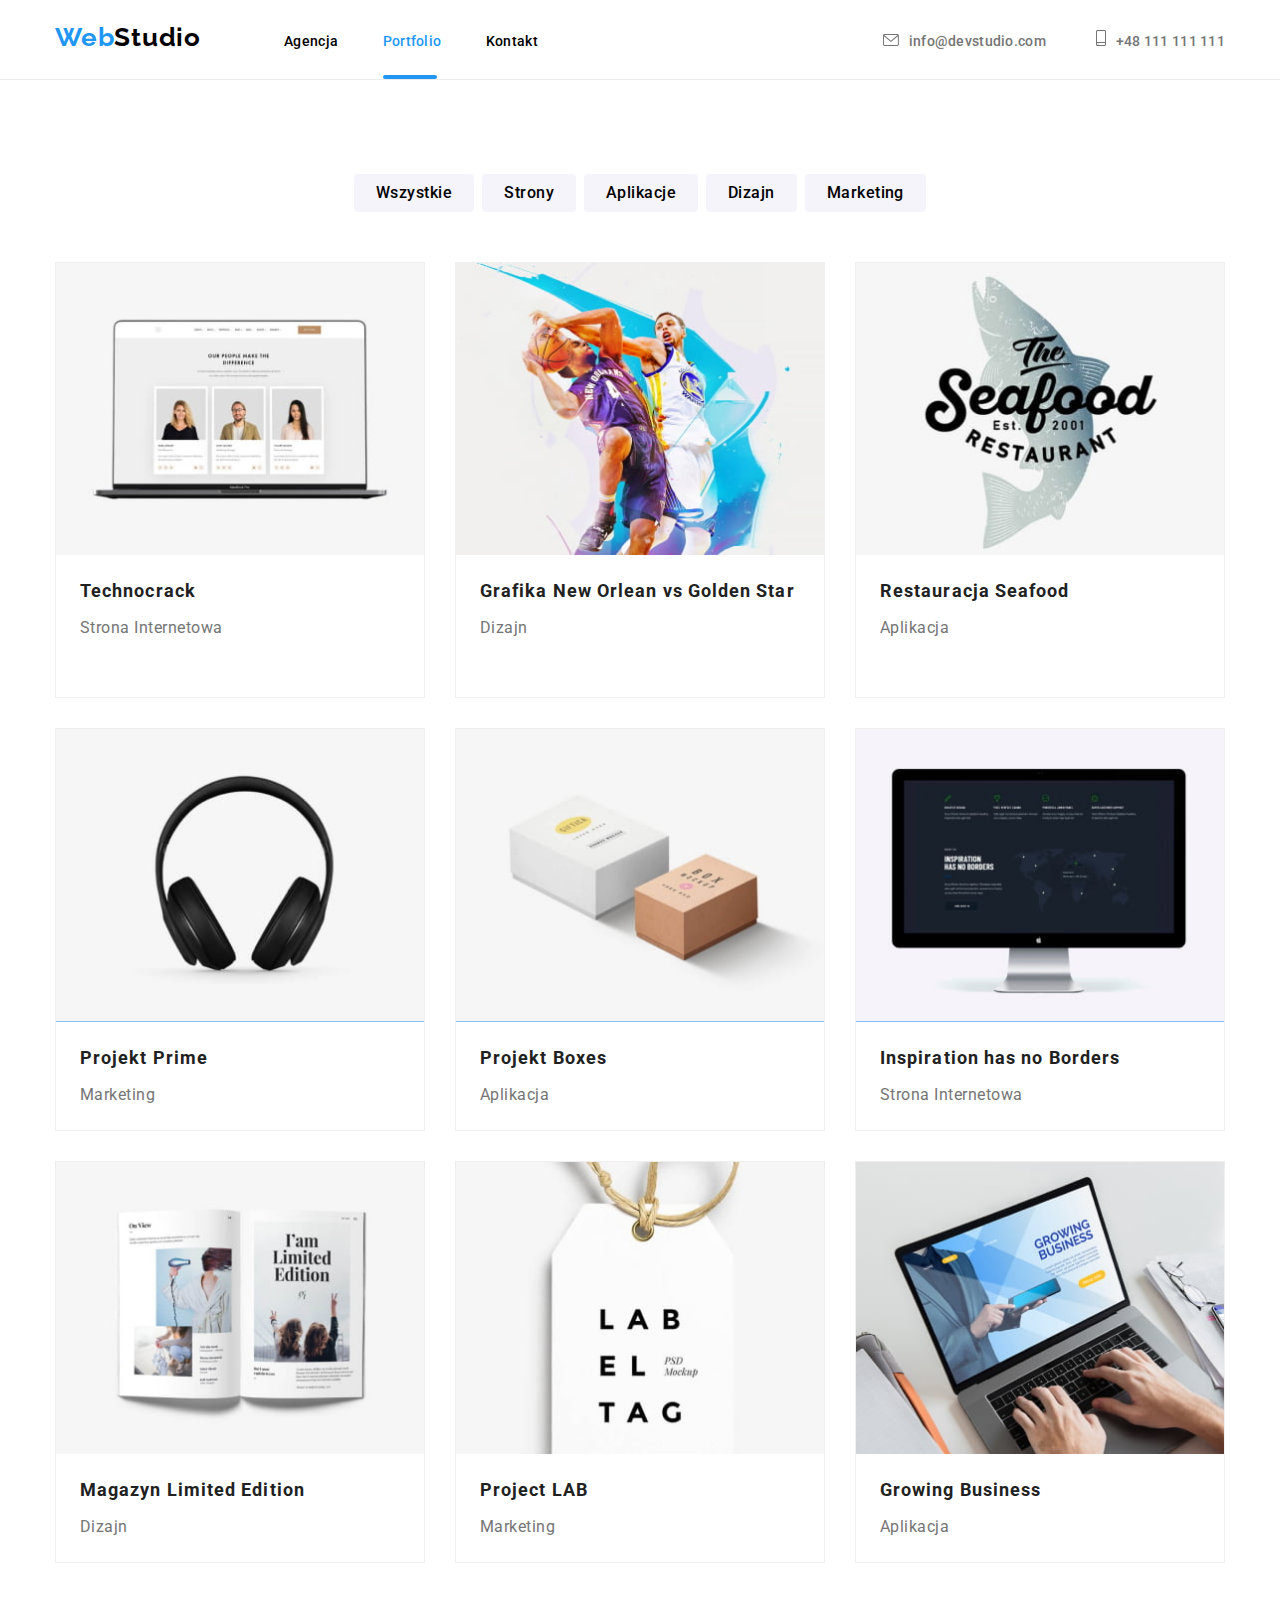
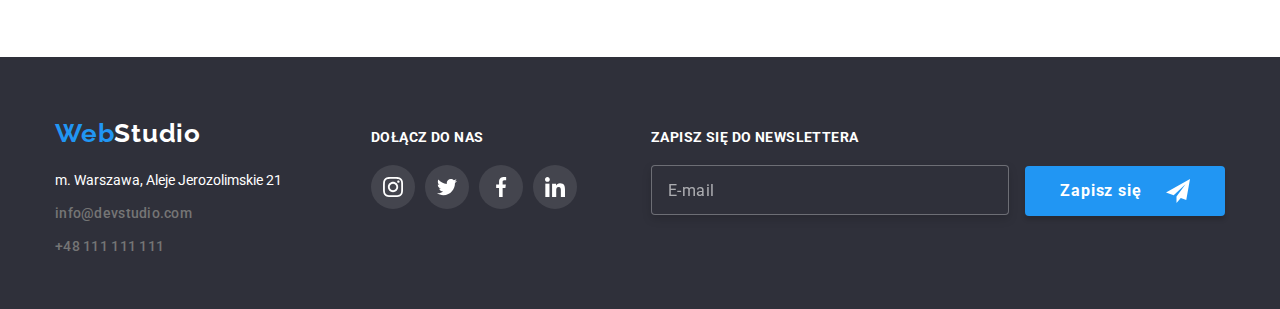
<file: portfolio.html>
<!DOCTYPE html>
<html lang="en">
<head>
    <meta charset="UTF-8">
    <meta http-equiv="X-UA-Compatible" content="IE=edge">
    <meta name="viewport" content="width=device-width, initial-scale=1.0">
    <title>Portfolio</title>
    <link rel="stylesheet" href="https://cdnjs.cloudflare.com/ajax/libs/modern-normalize/1.1.0/modern-normalize.min.css" />
    <link rel="preconnect" href="https://fonts.googleapis.com">
    <link rel="preconnect" href="https://fonts.gstatic.com" crossorigin>
    <link href="https://fonts.googleapis.com/css2?family=Raleway:wght@700&family=Roboto:wght@400;500;700;900&display=swap"
        rel="stylesheet">
    <link rel="stylesheet" href="css/main.min.css">
</head>
<body>
    <header class="header container--align">
        <div class="header__div">
            <div class="header__left-side">
                <h2 class="header__heading">
                    <a href="index.html" class="header__logo"><span class="logo__branding">Web</span>Studio</a>
                </h2>
            
                <nav>
                    <ul class="header__menu">
                        <li><a href="index.html" class="header__nav header__nav--padding">Agencja</a></li>
                        <li class="header__current-page"><a href="portfolio.html" class="header__current-page-link">Portfolio</a></li>
                        <li><a href="kontakt" class="header__nav header__nav--padding">Kontakt</a></li>
                    </ul>
                </nav>
            </div>
        
            <ul class="header__contacts">
                <li class="header__mail"><a href="mailto:info@devstudio.com" class="contact">
                        <svg class="header__icon header__icon--mail-size">
                            <use href="./images/icons.svg#icon-envelope"></use>
                        </svg>info@devstudio.com</a></li>
                <li><a href="tel:+48111111111" class="contact">
                        <svg class="header__icon header__icon--phone-size">
                            <use href="./images/icons.svg#icon-smartphone"></use>
                        </svg>+48 111 111 111</a></li>
            </ul>
            <div class="header__menu-button" role="button" data-mobile-menu-open>
                <svg class="header__menu-icon" width="24px" height="16px">
                    <use href="./images/icons.svg#icon-menu"></use>
                </svg>
            </div>
        </div>
    </header>

    <main>
        <div class="filters container container-align">
            <ul class="filters__button-list">
                <li><button type="button" class="filters__button filters__button--all">Wszystkie</button></li>
                <li><button type="button" class="filters__button filters__button--pages">Strony</button></li>
                <li><button type="button" class="filters__button filters__button--apps">Aplikacje</button></li>
                <li><button type="button" class="filters__button filters__button--design">Dizajn</button></li>
                <li><button type="button" class="filters__button filters__button--marketing">Marketing</button></li>
            </ul>
        </div>

        <div class="projects container-align">
            <ul class="projects__list">
                <li class="projects__item">
                    <figure class="figure figure__overlay">
                        <div class="figure__overlay">
                            <picture>
                                <source media="(max-width: 767.999px)"
                                    srcset="./images/technocrack-450.jpg 450w, ./images/technocrack-450@2x.jpg 900w"
                                    sizes="(min-width: 320px) 450px, 100vw">
                                <source media="(min-width: 768px) and (max-width: 1199.999px)"
                                    srcset="./images/technocrack-354.jpg 354w, ./images/technocrack-354@2x.jpg 708w"
                                    sizes="(min-width: 768px) 354px, 100vw">
                                <source media="(min-width: 1200px)" 
                                    srcset="./images/technocrack-370.jpg 370w, ./images/technocrack-370@2x.jpg 740w"
                                    sizes="(min-width: 1200px) 370px, 100vw">
                                <img src="./images/technocrack-450.jpg" alt="Technocrack" class="picture">
                            </picture>
                            <p class="figure__overlay-description">
                                Technocrack jest popularną platformą wykorzystywaną do rozpowszechniania koronawirusa. Firmy wykorzystują tę platformę
                                do celów szpiegowskich i ataków na niezabezpieczone serwery konkurencji
                            </p>
                        </div>
                    <figcaption class="figure__caption figure__caption--padding-bottom">
                        <p  class="figure__caption-top">Technocrack</p>
                        <p  class="figure__caption-bottom">Strona Internetowa</p>
                    </figcaption>
                </figure></li>
                <li class="projects__item">
                    <figure class="figure figure__overlay">
                        <div class="figure__overlay">
                            <picture>
                                <source media="(max-width: 767.999px)"
                                    srcset="./images/orleanvsgolden-450.jpg 480w, ./images/orleanvsgolden-450@2x.jpg 960w"
                                    sizes="(min-width: 320px) 480px, 100vw">
                                <source media="(min-width: 768px) and (max-width: 1199.999px)"
                                    srcset="./images/orleanvsgolden-354.jpg 354w, ./images/orleanvsgolden-354@2x.jpg 708w"
                                    sizes="(min-width: 768px) 354px, 100vw">
                                <source media="(min-width: 1200px)" 
                                    srcset="./images/orleanvsgolden-370.jpg 370w, ./images/orleanvsgolden-370@2x.jpg 740w"
                                    sizes="(min-width: 1200px) 370px, 100vw">
                                <img src="./images/orleanvsgolden-450.jpg" alt="New Orlean Vs Golden Star" class="picture">
                            </picture>
                            <p class="figure__overlay-description">
                                Technocrack jest popularną platformą wykorzystywaną do rozpowszechniania koronawirusa. Firmy wykorzystują tę
                                platformę
                                do celów szpiegowskich i ataków na niezabezpieczone serwery konkurencji
                            </p>
                        </div>
                        <figcaption class="figure__caption">
                            <p  class="figure__caption-top">Grafika New Orlean vs Golden Star</p>
                            <p  class="figure__caption-bottom">Dizajn</p>
                        </figcaption>
                    </figure>
                </li>
                <li class="projects__item">
                    <figure class="figure figure__overlay">
                        <div class="figure__overlay">
                            <picture>
                                <source media="(max-width: 767.999px)"
                                    srcset="./images/seafood-450.jpg 480w, ./images/seafood-450@2x.jpg 960w"
                                    sizes="(min-width: 320px) 480px, 100vw">
                                <source media="(min-width: 768px) and (max-width: 1199.999px)"
                                    srcset="./images/seafood-354.jpg 354w, ./images/seafood-354@2x.jpg 708w"
                                    sizes="(min-width: 768px) 354px, 100vw">
                                <source media="(min-width: 1200px)" 
                                    srcset="./images/seafood-370.jpg 370w, ./images/seafood-370@2x.jpg 740w"
                                    sizes="(min-width: 1200px) 370px, 100vw">
                                <img src="./images/seafood-450.jpg" alt="Restauracja Seafood" class="picture">
                            </picture>
                            <p class="figure__overlay-description">
                                Technocrack jest popularną platformą wykorzystywaną do rozpowszechniania koronawirusa. Firmy wykorzystują tę
                                platformę
                                do celów szpiegowskich i ataków na niezabezpieczone serwery konkurencji
                            </p>
                        </div>
                        <figcaption class="figure__caption">
                            <p  class="figure__caption-top">Restauracja Seafood</p>
                            <p  class="figure__caption-bottom">Aplikacja</p>
                        </figcaption>
                    </figure>
                </li>
                <li class="projects__item">
                    <figure class="figure figure__overlay">
                        <div class="figure__overlay">
                            <picture>
                                <source media="(max-width: 767.999px)"
                                    srcset="./images/prime-450.jpg 480w, ./images/prime-450@2x.jpg 960w"
                                    sizes="(min-width: 320px) 480px, 100vw">
                                <source media="(min-width: 768px) and (max-width: 1199.999px)"
                                    srcset="./images/prime-354.jpg 354w, ./images/prime-354@2x.jpg 708w"
                                    sizes="(min-width: 768px) 354px, 100vw">
                                <source media="(min-width: 1200px)" 
                                    srcset="./images/prime-370.jpg 370w, ./images/prime-370@2x.jpg 740w"
                                    sizes="(min-width: 1200px) 370px, 100vw">
                                <img src="./images/prime-450.jpg" alt="Projekt Prime" class="picture">
                            </picture>
                            <p class="figure__overlay-description">
                                Technocrack jest popularną platformą wykorzystywaną do rozpowszechniania koronawirusa. Firmy wykorzystują tę
                                platformę
                                do celów szpiegowskich i ataków na niezabezpieczone serwery konkurencji
                            </p>
                        </div>
                        <figcaption class="figure__caption">
                            <p  class="figure__caption-top">Projekt Prime</p>
                            <p  class="figure__caption-bottom">Marketing</p>
                        </figcaption>
                    </figure>
                </li>
                <li class="projects__item">
                    <figure class="figure figure__overlay">
                        <div class="figure__overlay">
                            <picture>
                                <source media="(max-width: 767.999px)"
                                    srcset="./images/boxes-450.jpg 480w, ./images/boxes-450@2x.jpg 960w"
                                    sizes="(min-width: 320px) 480px, 100vw">
                                <source media="(min-width: 768px) and (max-width: 1199.999px)"
                                    srcset="./images/boxes-354.jpg 354w, ./images/boxes-354@2x.jpg 708w"
                                    sizes="(min-width: 768px) 354px, 100vw">
                                <source media="(min-width: 1200px)" 
                                    srcset="./images/boxes-370.jpg 370w, ./images/boxes-370@2x.jpg 740w"
                                    sizes="(min-width: 1200px) 370px, 100vw">
                                <img src="./images/boxes-450.jpg" alt="Projekt Boxes" class="picture">
                            </picture>
                            <p class="figure__overlay-description">
                                Technocrack jest popularną platformą wykorzystywaną do rozpowszechniania koronawirusa. Firmy wykorzystują tę
                                platformę
                                do celów szpiegowskich i ataków na niezabezpieczone serwery konkurencji
                            </p>
                        </div>
                        <figcaption class="figure__caption">
                            <p  class="figure__caption-top">Projekt Boxes</p>
                            <p  class="figure__caption-bottom">Aplikacja</p>
                        </figcaption>
                    </figure>
                </li>
                <li class="projects__item">
                    <figure class="figure figure__overlay">
                        <div class="figure__overlay">
                            <picture>
                                <source media="(max-width: 767.999px)"
                                    srcset="./images/inspiration-450.jpg 480w, ./images/inspiration-450@2x.jpg 960w"
                                    sizes="(min-width: 320px) 480px, 100vw">
                                <source media="(min-width: 768px) and (max-width: 1199.999px)"
                                    srcset="./images/inspiration-354.jpg 354w, ./images/inspiration-354@2x.jpg 708w"
                                    sizes="(min-width: 768px) 354px, 100vw">
                                <source media="(min-width: 1200px)" 
                                    srcset="./images/inspiration-370.jpg 370w, ./images/inspiration-370@2x.jpg 740w"
                                    sizes="(min-width: 1200px) 370px, 100vw">
                                <img src="./images/inspiration-450.jpg" alt="Inspiration" class="picture">
                            </picture>
                            <p class="figure__overlay-description">
                                Technocrack jest popularną platformą wykorzystywaną do rozpowszechniania koronawirusa. Firmy wykorzystują tę
                                platformę
                                do celów szpiegowskich i ataków na niezabezpieczone serwery konkurencji
                            </p>
                        </div>
                        <figcaption class="figure__caption">
                            <p  class="figure__caption-top">Inspiration has no Borders</p>
                            <p  class="figure__caption-bottom">Strona Internetowa</p>
                        </figcaption>
                    </figure>
                </li>
                <li class="projects__item">
                    <figure class="figure figure__overlay">
                        <div class="figure__overlay">
                            <picture>
                                <source media="(max-width: 767.999px)"
                                    srcset="./images/limitededition-450.jpg 480w, ./images/limitededition-450@2x.jpg 960w"
                                    sizes="(min-width: 320px) 480px, 100vw">
                                <source media="(min-width: 768px) and (max-width: 1199.999px)"
                                    srcset="./images/limitededition-354.jpg 354w, ./images/limitededition-354@2x.jpg 708w"
                                    sizes="(min-width: 768px) 354px, 100vw">
                                <source media="(min-width: 1200px)" 
                                    srcset="./images/limitededition-370.jpg 370w, ./images/limitededition-370@2x.jpg 740w"
                                    sizes="(min-width: 1200px) 370px, 100vw">
                                <img src="./images/limitededition-450.jpg" alt="Limited Edition" class="picture">
                            </picture>
                            <p class="figure__overlay-description">
                                Technocrack jest popularną platformą wykorzystywaną do rozpowszechniania koronawirusa. Firmy wykorzystują tę
                                platformę
                                do celów szpiegowskich i ataków na niezabezpieczone serwery konkurencji
                            </p>
                        </div>
                        <figcaption class="figure__caption">
                            <p  class="figure__caption-top">Magazyn Limited Edition</p>
                            <p  class="figure__caption-bottom">Dizajn</p>
                        </figcaption>
                    </figure>
                </li>
                <li class="projects__item">
                    <figure class="figure figure__overlay">
                        <div class="figure__overlay">
                            <picture>
                                <source media="(max-width: 767.999px)"
                                    srcset="./images/projectlab-450.jpg 480w, ./images/projectlab-450@2x.jpg 960w"
                                    sizes="(min-width: 320px) 480px, 100vw">
                                <source media="(min-width: 768px) and (max-width: 1199.999px)"
                                    srcset="./images/projectlab-354.jpg 354w, ./images/projectlab-354@2x.jpg 708w"
                                    sizes="(min-width: 768px) 354px, 100vw">
                                <source media="(min-width: 1200px)" 
                                    srcset="./images/projectlab-370.jpg 370w, ./images/projectlab-370@2x.jpg 740w"
                                    sizes="(min-width: 1200px) 370px, 100vw">
                                <img src="./images/projectlab-450.jpg" alt="Project LAB" class="picture">
                            </picture>
                            <p class="figure__overlay-description">
                                Technocrack jest popularną platformą wykorzystywaną do rozpowszechniania koronawirusa. Firmy wykorzystują tę
                                platformę
                                do celów szpiegowskich i ataków na niezabezpieczone serwery konkurencji
                            </p>
                        </div>
                        <figcaption class="figure__caption">
                            <p  class="figure__caption-top">Project LAB</p>
                            <p  class="figure__caption-bottom">Marketing</p>
                        </figcaption>
                    </figure>
                </li>
                <li class="projects__item">
                    <figure class="figure figure__overlay">
                        <div class="figure__overlay">
                            <picture>
                                <source media="(max-width: 767.999px)"
                                    srcset="./images/growingbusiness-450.jpg 480w, ./images/growingbusiness-450@2x.jpg 960w"
                                    sizes="(min-width: 320px) 480px, 100vw">
                                <source media="(min-width: 768px) and (max-width: 1199.999px)"
                                    srcset="./images/growingbusiness-354.jpg 354w, ./images/growingbusiness-354@2x.jpg 708w"
                                    sizes="(min-width: 768px) 354px, 100vw">
                                <source media="(min-width: 1200px)" 
                                    srcset="./images/growingbusiness-370.jpg 370w, ./images/growingbusiness-370@2x.jpg 740w"
                                    sizes="(min-width: 1200px) 370px, 100vw">
                                <img src="./images/growingbusiness-450.jpg" alt="Growing Business" class="picture">
                            </picture>
                            <p class="figure__overlay-description">
                                Technocrack jest popularną platformą wykorzystywaną do rozpowszechniania koronawirusa. Firmy wykorzystują tę
                                platformę
                                do celów szpiegowskich i ataków na niezabezpieczone serwery konkurencji
                            </p>
                        </div>
                        <figcaption class="figure__caption">
                            <p  class="figure__caption-top">Growing Business</p>
                            <p  class="figure__caption-bottom">Aplikacja</p>
                        </figcaption>
                    </figure>
                </li>
            </ul>
        </div>
    </main>
    <footer class="footer container">
        <ul class="footer__list">
            <div class="footer__div">
                <li>
                    <h2>
                        <a href="/" class="footer__logo"><span class="logo__branding">Web</span>Studio</a>
                    </h2>
                    <address class="footer__address">
                        m. Warszawa, Aleje Jerozolimskie 21
                    </address>
                    <ul class="footer__contacts">
                        <li class="footer__mail"><a href="mailto:info@devstudio.com" class="contact">info@devstudio.com</a></li>
                        <li><a href="tel:+48111111111" class="contact">+48 111 111 111</a></li>
                    </ul>
                </li>
                <li>
                    <p class="footer__join">DOŁĄCZ DO NAS</p>
                    <ul class="footer__social-list">
                        <li class="footer__social-item">
                            <a href="#" class="footer__social-icon">
                                <svg class="icon">
                                    <use href="./images/icons.svg#icon-instagram"></use>
                                </svg>
                            </a>
                        </li>
                        <li class="footer__social-item">
                            <a href="#" class="footer__social-icon">
                                <svg class="icon">
                                    <use href="./images/icons.svg#icon-twitter"></use>
                                </svg>
                            </a>
                        </li>
                        <li class="footer__social-item">
                            <a href="#" class="footer__social-icon">
                                <svg class="icon">
                                    <use href="./images/icons.svg#icon-facebook"></use>
                                </svg>
                            </a>
                        </li>
                        <li class="footer__social-item">
                            <a href="#" class="footer__social-icon">
                                <svg class="icon">
                                    <use href="./images/icons.svg#icon-linkedin"></use>
                                </svg>
                            </a>
                        </li>
                    </ul>
                </li>
            </div>
            <li class="footer__form">
                <p class="footer__join">ZAPISZ SIĘ DO NEWSLETTERA</p>
                <form>
                    <input type="email" class="footer__form-email" name="email" placeholder="E-mail">
                    <button type="submit" class="footer__submit">
                        Zapisz się
                        <svg class="footer__icon" width="24" height="24">
                            <use href="./images/icons.svg#icon-send">
                        </svg>
                    </button>
                </form>
            </li>
        </ul>
    </footer>
    <div class="backdrop is-hidden" data-mobile-menu>
        <div class="menu__modal-window">
            <button class="menu__close-button" type="button" data-mobile-menu-close>
                <svg class="menu__close-button-icon">
                    <use href="./images/icons.svg#icon-close-button"></use>
                </svg>
            </button>
            <div class="menu__div">
                <ul class="menu__list">
                    <li class="menu__list-item">
                        <a href="index.html" class="menu__nav">Agencja</a>
                    </li>
                    <li class="menu__list-item">
                        <a href="portfolio.html" class="menu__nav">Portfolio</a>
                    </li>
                    <li class="menu__list-item">
                        <a href="#" class="menu__nav">Kontakt</a>
                    </li>
                </ul>
                <div>
                    <ul class="menu__list menu__list--contacts">
                        <li class="menu__list-item">
                            <a href="tel:+48111111111" class="menu__phone">+48 111 111 111</a>
                        </li>
                        <li class="menu__list-item">
                            <a href="mailto:info@devstudio.com" class="menu__email">info@devstudio.com</a>
                        </li>
                    </ul>
                    <ul class="menu__list menu__list--socials">
                        <li class="menu__social menu__social--margin">
                            <a href="/" class="menu__social-link">Instagram</a>
                        </li>
                        <li class="menu__line">
                            <div></div>
                        </li>
                        <li class="menu__social">
                            <a href="/" class="menu__social-link">Twitter</a>
                        </li>
                        <li class="menu__line">
                            <div></div>
                        </li>
                        <li class="menu__social">
                            <a href="/" class="menu__social-link">Facebook</a>
                        </li>
                        <li class="menu__line menu__line--hide">
                            <div></div>
                        </li>
                        <li class="menu__social">
                            <a href="/" class="menu__social-link">LinkedIn</a>
                        </li>
                    </ul>
                </div>
            </div>
        </div>
    </div>
    <script src="./js/mobile-menu.js"></script>
</body>
</html>
</file>
<file: css/main.min.css>
.visually-hidden{position:absolute !important;clip:rect(1px 1px 1px 1px);clip:rect(1px, 1px, 1px, 1px);padding:0 !important;border:0 !important;height:1px !important;width:1px !important;overflow:hidden}*,*::before,*::after{box-sizing:border-box}:root{--brand-colour: #2196f3;--text-one: #212121;--text-two: #757575;--text-three: #000;--icon-color: #AFB1B8;--background-one: #2f303a;--background-two: #f5f4fa;--background-three: #F5F4FA;--font-families: 'Roboto';--basic-color: #fff}body{font-family:var(--font-families),"Raleway",sans-serif;color:var(--text-one);max-width:1600px;margin:0 auto}.contact{text-decoration:none;color:var(--text-two);fill:var(--text-two);line-height:14%;font-size:12px;font-weight:500;letter-spacing:0.02em;transition-property:color;transition-duration:250ms;transition-timing-function:cubic-bezier(0.4, 0, 0.2, 1)}.contact:hover,.contact:focus{color:var(--brand-colour);fill:var(--brand-colour)}.relative{position:relative}.icon{width:20px;height:20px}.title{text-align:center;font-weight:700;font-size:28px;line-height:33px;letter-spacing:0.03em;color:var(--text-one);margin:0}.picture{display:block;max-width:100%;height:auto}@media screen and (min-width: 1200px){.title{font-size:36px;line-height:42px}.contact{font-size:14px;line-height:171%}}@media screen and (min-width: 1200px){.section{padding-top:94px;padding-bottom:94px}.container{max-width:1600px;padding-left:auto;padding-right:auto}.container--align{text-align:center}}.header__logo{color:var(--text-three)}.header__logo,.footer__logo{font-size:24px;font-weight:700;line-height:28px;letter-spacing:0.03em;font-family:'Raleway';text-decoration:none;transition-property:color;transition-duration:250ms;transition-timing-function:cubic-bezier(0.4, 0, 0.2, 1)}.header__logo:focus,.header__logo:hover,.footer__logo:focus,.footer__logo:hover{color:var(--brand-colour);fill:var(--brand-colour)}.footer__logo{color:var(--basic-color)}.logo__branding{color:var(--brand-colour)}@media screen and (max-width: 1199.999px){.footer__logo-mobile{margin:0 0 20px}}@media screen and (min-width: 1200px){.header__logo,.footer__logo{font-size:26px}.footer__logo{margin-top:60px;margin-bottom:20px}}.backdrop{position:fixed;left:0;top:0;width:100%;height:100%;background-color:rgba(0,0,0,0.2);transition-property:opacity;transition-duration:250ms;transition-timing-function:cubic-bezier(0.4, 0, 0.2, 1)}.is-hidden{opacity:0;visibility:hidden;pointer-events:none}.menu__modal-window{position:absolute;top:50%;left:50%;transform:translate(-50%, -50%);width:100%;height:100%;background-color:var(--basic-color);transition-property:all;transition-duration:250ms;transition-timing-function:cubic-bezier(0.4, 0, 0.2, 1)}.menu__close-button{position:absolute;top:10px;right:15px;width:40px;height:40px;border:none;border-radius:50%;cursor:pointer;background-color:var(--basic-color);transition-property:fill;transition-duration:250ms;transition-timing-function:cubic-bezier(0.4, 0, 0.2, 1)}.menu__close-button:hover,.menu__close-button:focus{fill:var(--brand-colour)}.menu__close-button-icon{width:19px;height:19px}.menu__div{padding:0;margin:48px 40px;display:flex;flex-direction:column;justify-content:space-between;height:calc(100% - 2*48px)}.menu__list{list-style:none;margin:0;padding:0}.menu__list-item{margin-bottom:32px}.menu__nav{text-decoration:none;font-weight:500;font-size:40px;line-height:47px;letter-spacing:0.02em;color:var(--text-one);transition-property:color;transition-duration:250ms;transition-timing-function:cubic-bezier(0.4, 0, 0.2, 1)}.menu__nav:hover,.menu__nav:focus{color:var(--brand-colour)}.menu__list--contacts{margin-bottom:64px}.menu__phone{text-decoration:none;font-weight:500;font-size:34px;line-height:40px;letter-spacing:0.02em;color:var(--brand-colour)}.menu__email{text-decoration:none;font-weight:500;font-size:24px;line-height:28px;letter-spacing:0.02em;color:var(--text-two)}.menu__list--socials{display:flex;flex-wrap:wrap}.menu__social,.menu__line{margin-right:10px}.menu__social-link{text-decoration:none;font-weight:500;font-size:18px;line-height:22px;letter-spacing:0.02em;color:var(--brand-colour)}.menu__line{border:1px solid rgba(33,33,33,0.2);transform:rotate(180deg)}.modal-window{position:absolute;top:50%;left:50%;transform:translate(-50%, -50%);width:calc(100% - 30px);height:609px;background-color:var(--basic-color);border-radius:4px;transition-property:all;transition-duration:250ms;transition-timing-function:cubic-bezier(0.4, 0, 0.2, 1)}.close-button{position:absolute;top:8px;right:8px;width:30px;height:30px;border:1px solid rgba(0,0,0,0.1);border-radius:50%;cursor:pointer;background-color:var(--basic-color);transition-property:background-color;transition-duration:250ms;transition-timing-function:cubic-bezier(0.4, 0, 0.2, 1)}.close-button:hover,.close-button:focus{background-color:var(--brand-colour);fill:var(--basic-color)}.close-button__x{width:11px;height:11px}.form-title{margin:40px auto 12px;font-weight:700;font-size:20px;line-height:150%;text-align:center;letter-spacing:0.03em;color:var(--text-one)}.form{display:flex;flex-direction:column;align-items:center;max-width:100%}.form__item{display:flex;flex-direction:column;font-size:12px;letter-spacing:0.01em;color:var(--text-two)}.form__input{height:40px;padding-left:40px;margin-bottom:10px;margin-top:4px;border:1px solid rgba(33,33,33,0.2);border-radius:4px;transition-property:border-color;transition-duration:250ms;transition-timing-function:cubic-bezier(0.4, 0, 0.2, 1)}.form__comment{height:120px;margin-bottom:20px;margin-top:4px;border:1px solid rgba(33,33,33,0.2);border-radius:4px;resize:none;padding:12px 16px;transition-property:border-color;transition-duration:250ms;transition-timing-function:cubic-bezier(0.4, 0, 0.2, 1)}.form__comment::placeholder{font-size:12px;line-height:14px;letter-spacing:0.01em;color:rgba(117,117,117,0.5)}.form__checkbox-box{display:flex}.form__checkbox{margin-top:5px}.form__checkbox-description{margin-top:0px;font-size:12px;line-height:14px;letter-spacing:0.03em;color:var(--text-two)}.form__checkbox-description::before{display:inline-block;content:"";width:16px;height:15px;border:1px solid var(--text-three);border-radius:2px}.form__checkbox:checked+.form__checkbox-description::before{background-color:var(--brand-colour);border:none;background-image:url("data:image/svg+xml;charset=utf8,%3Csvg width='13' height='10' viewBox='0 0 13 10' fill='none' xmlns='http://www.w3.org/2000/svg'%3E%3Cpath d='M1.95703 4.75166L1.88825 4.68604L1.81923 4.75141L0.93123 5.59258L0.854858 5.66492L0.930974 5.73753L4.42671 9.07236L4.49574 9.1382L4.56476 9.07236L12.069 1.91352L12.1449 1.84116L12.069 1.76881L11.1873 0.927644L11.1183 0.861826L11.0493 0.927611L4.49577 7.17353L1.95703 4.75166Z' fill='white' stroke='white' stroke-width='0.2'/%3E%3C/svg%3E");background-repeat:no-repeat;background-position:center;flex-direction:center;text-align:center}.form__link{color:var(--brand-colour)}.form__submit{width:200px;height:50px;margin-top:20px;box-shadow:0px 4px 4px rgba(0,0,0,0.15);border-radius:4px;background-color:var(--brand-colour);color:var(--basic-color);font-weight:700;font-size:16px;line-height:188%;letter-spacing:0.06em;border:none;cursor:pointer;transition-property:background-color;transition-duration:250ms;transition-timing-function:cubic-bezier(0.4, 0, 0.2, 1)}.form__submit:hover,.form__submit:focus{background-color:var(--basic-color);color:var(--brand-colour)}.form__person{position:absolute;top:45%;transform:translateY(-50%);left:12px;transition:fill 250ms cubic-bezier(0.4, 0, 0.2, 1)}.form__phone{position:absolute;top:45%;transform:translateY(-50%);left:12px;transition:fill 250ms cubic-bezier(0.4, 0, 0.2, 1)}.form__email{position:absolute;top:45%;transform:translateY(-50%);left:12px;transition:fill 250ms cubic-bezier(0.4, 0, 0.2, 1)}.form__item:hover,.form__item:focus,.form__input:hover,.form__input:focus,.form__comment:hover,.form__comment:focus{border-color:var(--brand-colour);fill:var(--brand-colour)}.form__phone:hover,.form__phone:focus,.form__person:focus,.form__person:hover,.form__email:hover,.form__email:focus{fill:var(--brand-colour)}@media screen and (max-width: 369.999px){.form__input,.form__comment{width:250px}}@media screen and (min-width: 370px) and (max-width: 419.999px){.form__input,.form__comment{width:300px}}@media screen and (min-width: 420px){.form__input,.form__comment{width:370px}}@media screen and (max-width: 420px){.form__checkbox-description{margin-left:15px;margin-right:15px}}@media screen and (max-width: 767.999px){.form-title{max-width:370px}}@media screen and (min-width: 768px){.modal-window{width:450px}.form-title{max-width:370px}}@media screen and (min-width: 1200px){.modal-window{width:528px;height:581px}.form-title{max-width:448px;line-height:23px}.form__input{width:448px}.form__comment{width:448px}.form__checkbox-description{font-size:14px;line-height:171%}}.header{display:flex;align-items:center;border-bottom:1px solid #ececec;height:60px;justify-content:center;margin:0 auto}.header__div{display:flex;justify-content:space-between;align-items:center}.header__menu-button{fill:var(--text-three);cursor:pointer;height:16px;transition-property:fill;transition-duration:250ms;transition-timing-function:cubic-bezier(0.4, 0, 0.2, 1)}.header__menu-button:hover,.header__menu-button:focus{fill:var(--brand-colour)}.header__menu{list-style-type:none;display:flex;padding-left:0px;letter-spacing:0.02em;margin-bottom:0px;margin-top:32px;margin-left:83px;align-items:baseline}.header__current-page-link{text-decoration:none;color:var(--brand-colour)}.header__current-page-link::after{display:block;content:' ';background-color:var(--brand-colour);width:54px;height:4px;margin-top:26.5px;border-radius:2px}.header__nav{text-decoration:none;color:var(--text-three);transition-property:color;transition-duration:250ms;transition-timing-function:cubic-bezier(0.4, 0, 0.2, 1)}.header__nav:focus,.header__nav:hover{color:var(--brand-colour);fill:var(--brand-colour)}.header__nav,.header__current-page{font-size:14px;font-weight:500}.header__current-page{max-height:48px;padding-right:60.5px}.header__contacts{padding:0;list-style-type:none;letter-spacing:0.02em}.header__icon{margin-right:10px;transition-property:color;transition-duration:250ms;transition-timing-function:cubic-bezier(0.4, 0, 0.2, 1)}@media screen and (max-width: 767.999px){.header__div{width:450px;align-items:baseline}.header__menu,.header__contacts{display:none}}@media screen and (min-width: 768px){.header{height:80px}.header__div{width:738px}.header__left-side{display:flex;align-items:baseline}.header__menu-button{display:none}}@media screen and (max-width: 1199.999px){.header{padding:0 15px}.header__nav--padding{padding-right:60.5px}.header__icon--mail-size{width:14px;height:10px}.header__icon--phone-size{width:10px;height:14px}}@media screen and (min-width: 1200px){.header{justify-content:center;margin:0 auto}.header__div{width:1170px;display:flex;align-items:baseline}.header__heading{margin-left:0}.header__menu{width:254px;justify-content:space-between}.header__current-page{padding:0}.header__contacts{display:flex;justify-content:end;margin-right:0}.header__mail{padding-right:50px}.header__icon--mail-size{width:16px;height:12px}.header__icon--phone-size{width:10px;height:16px}}.footer{background-color:var(--background-one);color:var(--basic-color);padding:60px 0}.footer__list{list-style:none;padding-left:0px;max-width:450px;margin:0 auto}.footer__address{font-style:normal;font-size:14px;line-height:171%;margin-bottom:8px}.footer__contacts{list-style-type:none;padding-left:0px;margin-top:0px}.footer__join{margin-bottom:20px;margin-top:0px;font-weight:700;font-size:14px;line-height:16px;letter-spacing:0.03em;text-transform:uppercase}.footer__social-list{display:flex;list-style:none;padding-left:0px;justify-content:space-between;width:206px}.footer__social-icon{display:flex;width:44px;height:44px;border-radius:50%;align-items:center;justify-content:center;fill:#fff;background-color:rgba(255,255,255,0.1);transition-property:fill, background-color;transition-duration:250ms;transition-timing-function:cubic-bezier(0.4, 0, 0.2, 1)}.footer__social-icon:hover,.footer__social-icon:focus{fill:#fff;background-color:var(--brand-colour)}.footer__form-email{width:100%;height:50px;padding-left:16px;margin:0 0 20px;background-color:var(--background-one);border:1px solid rgba(255,255,255,0.3);box-sizing:border-box;filter:drop-shadow(0px 4px 4px rgba(0,0,0,0.15));border-radius:4px;color:var(--basic-color);transition-property:border-color;transition-duration:250ms;transition-timing-function:cubic-bezier(0.4, 0, 0.2, 1)}.footer__form-email::placeholder{letter-spacing:0.03em;color:rgba(255,255,255,0.6)}.footer__form-email:hover,.footer__form-email:focus{border-color:var(--brand-colour)}.footer__submit{display:inline-flex;justify-content:center;align-items:center;width:200px;height:50px;background-color:var(--brand-colour);border:none;box-shadow:0px 4px 4px rgba(0,0,0,0.15);border-radius:4px;cursor:pointer;font-size:16px;font-weight:700;line-height:188%;letter-spacing:0.06em;color:var(--basic-color);fill:var(--basic-color);transition-property:background-color;transition-duration:250ms;transition-timing-function:cubic-bezier(0.4, 0, 0.2, 1)}.footer__submit:hover,.footer__submit:focus{background-color:var(--basic-color);color:var(--brand-colour);fill:var(--brand-colour)}.footer__icon{margin-left:24px}.footer__mail{padding-bottom:9px}@media screen and (max-width: 454.999px){.footer__form{margin:0 15px}}@media screen and (max-width: 767.999px){.footer__contacts{margin-bottom:60px}.footer__social-list{margin:0 auto 60px}}@media screen and (min-width: 768px){.footer__div{display:flex;align-items:baseline;justify-content:space-between}}@media screen and (min-width: 768px) and (max-width: 1199.999px){.footer__list{max-width:603px}.footer__div{margin-bottom:60px}.footer__form-email{width:450px}}@media screen and (max-width: 1199.999px){.footer__list{text-align:center}}@media screen and (min-width: 1200px){.footer{height:252px;padding-top:40px}.footer__list{display:flex;max-width:1170px;justify-content:space-between}.footer__div{width:522px}.footer__address{margin-bottom:9px}.footer__join{margin-top:32px}.footer__form-email{width:358px;margin-right:12px}}.face{box-shadow:0px 4px 4px rgba(0,0,0,0.25);color:var(--basic-color);font-weight:900;text-align:center;text-transform:uppercase;height:400px}.face__background{background-size:cover;background-repeat:no-repeat;height:400px}.face__title{line-height:162%;letter-spacing:0.06em;font-size:26px;margin:0px;padding-top:118px}.face__button{margin-top:30px;padding-top:0px}.button-order{background-color:var(--brand-colour);color:var(--basic-color);font-size:16px;font-weight:700;line-height:188%;cursor:pointer;border:none;border-radius:4px;padding:10px 41px;letter-spacing:0.06em;transition-property:color, background-color, box-shadow;transition-duration:250ms;transition-timing-function:cubic-bezier(0.4, 0, 0.2, 1)}.button-order:hover{background-color:var(--basic-color);color:var(--brand-colour);box-shadow:0px 4px 4px rgba(0,0,0,0.15)}@media screen and (max-width: 767.999px){.face__background{background-image:linear-gradient(rgba(47,48,58,0.4), rgba(47,48,58,0.4)),url("../../images/main-background-480.jpg")}}@media screen and (max-width: 767.999px) and (min-device-pixel-ratio: 2), screen and (max-width: 767.999px) and (min-resolution: 192dpi), screen and (max-width: 767.999px) and (min-resolution: 2dppx){.face__background{background-image:linear-gradient(rgba(47,48,58,0.4), rgba(47,48,58,0.4)),url("../../images/main-background-480@2x.jpg")}}@media screen and (min-width: 768px) and (max-width: 1199.999px){.face__background{background-image:linear-gradient(rgba(47,48,58,0.4), rgba(47,48,58,0.4)),url("../../images/main-background-768.jpg")}}@media screen and (min-width: 768px) and (max-width: 1199.999px) and (min-device-pixel-ratio: 2), screen and (min-width: 768px) and (max-width: 1199.999px) and (min-resolution: 192dpi), screen and (min-width: 768px) and (max-width: 1199.999px) and (min-resolution: 2dppx){.face__background{background-image:linear-gradient(rgba(47,48,58,0.4), rgba(47,48,58,0.4)),url("../../images/main-background-768@2x.jpg")}}@media screen and (min-width: 1200px){.face{background-image:linear-gradient(rgba(47,48,58,0.4), rgba(47,48,58,0.4)),url("/images/main-background.jpg");height:600px;border:1px;border-color:#000}.face__background{background-image:linear-gradient(rgba(47,48,58,0.4), rgba(47,48,58,0.4)),url("../../images/main-background-1600.jpg");height:600px}.face__title{padding-top:200px;line-height:136%;font-size:44px}}@media screen and (min-width: 1200px) and (min-device-pixel-ratio: 2), screen and (min-width: 1200px) and (min-resolution: 192dpi), screen and (min-width: 1200px) and (min-resolution: 2dppx){.face__background{background-image:linear-gradient(rgba(47,48,58,0.4), rgba(47,48,58,0.4)),url("../../images/main-background-1600@2x.jpg")}}.advantages{padding:60px 0px 45px;margin:0 auto;max-width:450px}.advantages__list{list-style:none;padding:0;margin:0}.advantages__icon{max-width:100%;height:120px;padding:25px calc(50% - 70px);background-color:var(--background-three);border-radius:4px;margin-bottom:30px}.advantages__title{font-weight:700;margin-top:0px;text-align:center;margin-bottom:10px}.advantages__description{color:var(--text-two);line-height:171%;letter-spacing:0.03em;text-align:start;font-size:14px;margin:0 0 30px}@media screen and (min-width: 768px){.advantages{max-width:738px}.advantages__list{display:flex;flex-wrap:wrap;justify-content:space-between}.advantages__item{max-width:354px}.advantages__icon{width:354px;height:120px;padding:25px 100px}}@media screen and (min-width: 1200px){.advantages{padding:94px 0px;max-width:1170px}.advantages__list{justify-content:space-around;width:1170px}.advantages__item{max-width:270px}.advantages__icon{width:270px;height:120px;padding:25px 100px}.advantages__title{text-align:start}.advantages__description{margin:0}}@media screen and (max-width: 1199.999px){.about{display:none}}.about__list{display:flex;list-style:none;padding:0;justify-content:space-between;margin:50px auto 94px;width:1170px}.description{position:absolute;top:224px;background-color:rgba(47,48,58,0.8);width:370px;height:70px;text-align:center}.description__text{margin-top:27px;font-weight:700;font-size:14px;line-height:16px;text-align:center;letter-spacing:0.03em;text-transform:uppercase;color:var(--basic-color)}.team{background-color:var(--background-two);padding:60px 0}.team__list{list-style:none;padding:0;margin-bottom:0px;margin-top:30px}.team__item{box-shadow:0px 1px 3px rgba(0,0,0,0.12),0px 1px 1px rgba(0,0,0,0.14),0px 2px 1px rgba(0,0,0,0.2);max-width:450px;margin:0 auto;border-radius:0px 0px 4px 4px}.team__item-background{background-color:var(--basic-color);border:1px solid #eeeeee;margin:0 0 30px}.team__name{font-weight:500;font-size:16px;text-align:center;letter-spacing:0.03em;margin-bottom:10px;color:var(--text-one)}.team__description{text-align:center;margin-top:10px;margin-bottom:16px;font-size:16px;line-height:19px;letter-spacing:0.03em;color:var(--text-two)}.team__social{max-width:206px;list-style:none;display:flex;padding:0;justify-content:space-between;margin:0 auto 24px}.team__link{display:flex;width:44px;height:44px;border-radius:50%;align-items:center;justify-content:center;fill:var(--icon-color);transition-property:fill, background-color;transition-duration:250ms;transition-timing-function:cubic-bezier(0.4, 0, 0.2, 1)}.team__link:hover,.team__link:focus{fill:#fff;background-color:var(--brand-colour)}@media screen and (max-width: 767.999px){.team__name{margin:30px 0 0}}@media screen and (min-width: 768px){.team__item{max-width:354px}.team__item-background{margin:0}.team__list{display:flex;flex-wrap:wrap}}@media screen and (min-width: 768px) and (max-width: 1199.999px){.team__list{max-width:738px;margin:30px auto 0}.team__item{margin-bottom:30px}}@media screen and (min-width: 1200px){.team{padding-top:94px;padding-bottom:94px}.team__list{display:flex;padding:0;margin:50px auto 0;justify-content:space-between;width:1170px}.team__item{max-width:270px;margin:0}.team__description{line-height:188%}.team__social{margin:0 auto 30px}}.clients__list{margin:30px auto 0;list-style:none;display:flex;flex-wrap:wrap;width:450px;padding:0}.clients__link{display:flex;width:210px;height:92px;border:1px solid #AFB1B8;border-radius:4px;fill:var(--icon-color);cursor:pointer;justify-content:center;align-items:center;transition-property:fill, background-color, border-color;transition-duration:250ms;transition-timing-function:cubic-bezier(0.4, 0, 0.2, 1)}.clients__link:hover,.clients__link:focus{fill:var(--brand-colour);border-color:var(--brand-colour)}.clients__logo{width:106px;height:60px}@media screen and (max-width: 419.999px){.clients{padding:60px 0 30px}}@media screen and (min-width: 420px){.clients{padding:60px 0}.clients__list{justify-content:space-between}}@media screen and (max-width: 449.999px){.clients__list{justify-content:center;width:210px}.clients__link{margin-bottom:30px}}@media screen and (min-width: 450.999px) and (max-width: 767.999px){.clients__list{height:336px}}@media screen and (min-width: 768px){.clients__list{width:738px;align-content:space-between}.clients__link{width:226px}}@media screen and (min-width: 768px) and (max-width: 1199.999px){.clients__list{height:214px}}@media screen and (min-width: 1200px){.clients{margin:94px 0;padding:0}.clients__list{justify-content:space-between;width:1170px;margin:50px auto 0}.clients__link{width:170px}}.filtres{text-align:center;padding-top:60px}.filters__button-list{font-weight:500;font-size:16px;line-height:162%;list-style-type:none;display:flex;flex-wrap:wrap;letter-spacing:0.03em;padding:0;margin-top:60px;margin:60px auto 40px;max-width:450px}.filters__button{background-color:var(--background-two);border:none;cursor:pointer;font-size:16px;font-weight:500;line-height:162%;letter-spacing:0.03em;margin-left:4px;margin-right:4px;border-radius:4px;transition-property:color, background-color, box-shadow;transition-duration:250ms;transition-timing-function:cubic-bezier(0.4, 0, 0.2, 1)}.filters__button:hover,.filters__button:focus{background-color:var(--brand-colour);color:var(--basic-color);box-shadow:0px 3px 1px rgba(0,0,0,0.1),0px 1px 2px rgba(0,0,0,0.08),0px 2px 2px rgba(0,0,0,0.12)}@media screen and (max-width: 399.999px){.filters__button-list{justify-content:center}}@media screen and (max-width: 767.999px){.filters__button--all{margin-bottom:15px;padding:6px 13px}.filters__button--pages{padding:6px 39.5px}.filters__button--apps{margin-bottom:15px;padding:6px 37.5px}.filters__button--design{padding:6px 28px}.filters__button--marketing{padding:6px 26.5px}}@media screen and (min-width: 768px){.filters__button-list{max-width:658px;justify-content:space-between}.filters__button{margin:0}.filters__button--all{padding:6px 13px}.filters__button--pages{padding:6px 40px}.filters__button--apps{padding:6px 38px}.filters__button--design{padding:6px 28px}.filters__button--marketing{padding:6px 27px}}@media screen and (min-width: 1200px){.filters{margin:94px 0 50px}.filters__button-list{margin:0 auto;max-width:572px}.filters__button{padding:6px 22px}}.projects{max-width:450px;margin:0 auto 60px}.projects__list{list-style-type:none;padding-left:0px;margin:0}.projects__item{cursor:pointer;max-width:450px;transition-property:box-shadow;transition-duration:250ms;transition-timing-function:cubic-bezier(0.4, 0, 0.2, 1)}.projects__item:hover{box-shadow:0px 1px 1px rgba(0,0,0,0.12),0px 4px 4px rgba(0,0,0,0.06),1px 4px 6px rgba(0,0,0,0.16)}.figure{background-color:var(--basic-color);border:1px solid #eeeeee;margin:0px}.figure__overlay{position:relative;overflow:hidden}.figure__overlay:hover .figure__overlay-description{transform:translateY(0)}.figure__overlay-description{position:absolute;top:0;left:0;width:100%;height:100%;background:rgba(33,150,243,0.9);font-size:calc(18px - 50%);line-height:28px;letter-spacing:0.03em;color:var(--basic-color);padding-top:49px;padding-left:24px;padding-right:45px;margin:0;transform:translateY(100%);transition:transform 1500ms;transition-timing-function:cubic-bezier(0.4, 0, 0.2, 1)}.figure__caption{padding:0px 24px 20px 24px}.figure__caption-top{font-weight:700;font-size:18px;line-height:200%;letter-spacing:0.06em;margin-bottom:4px}.figure__caption-top,.figure__caption-bottom{text-align:start}.figure__caption-bottom{color:var(--text-two);font-size:16px;line-height:188%;letter-spacing:0.03em;margin-top:0px;margin-bottom:0px}@media screen and (min-width: 400px){.figure__overlay-description{font-size:18px}}@media screen and (max-width: 767.999px){.projects__list .projects__item:not(:last-child){margin-bottom:30px}}@media screen and (min-width: 768px){.projects{max-width:738px}.projects__list{display:flex;flex-wrap:wrap;justify-content:space-between;align-content:space-between;height:2176px}.projects__item{max-width:354px;max-height:440px}.figure__caption--padding-bottom{padding-bottom:54px}}@media screen and (min-width: 1200px){.projects{padding-top:0px;max-width:1170px;margin:0 auto 94px}.projects__list{height:auto;display:flex;flex-wrap:wrap;margin-right:-30px;margin-top:-30px}.projects__item{display:flex;justify-content:center;margin-right:30px;margin-top:30px;flex-basis:calc(100% / 3 - 30px);max-width:370px}}
/*# sourceMappingURL=main.min.css.map */
</file>
